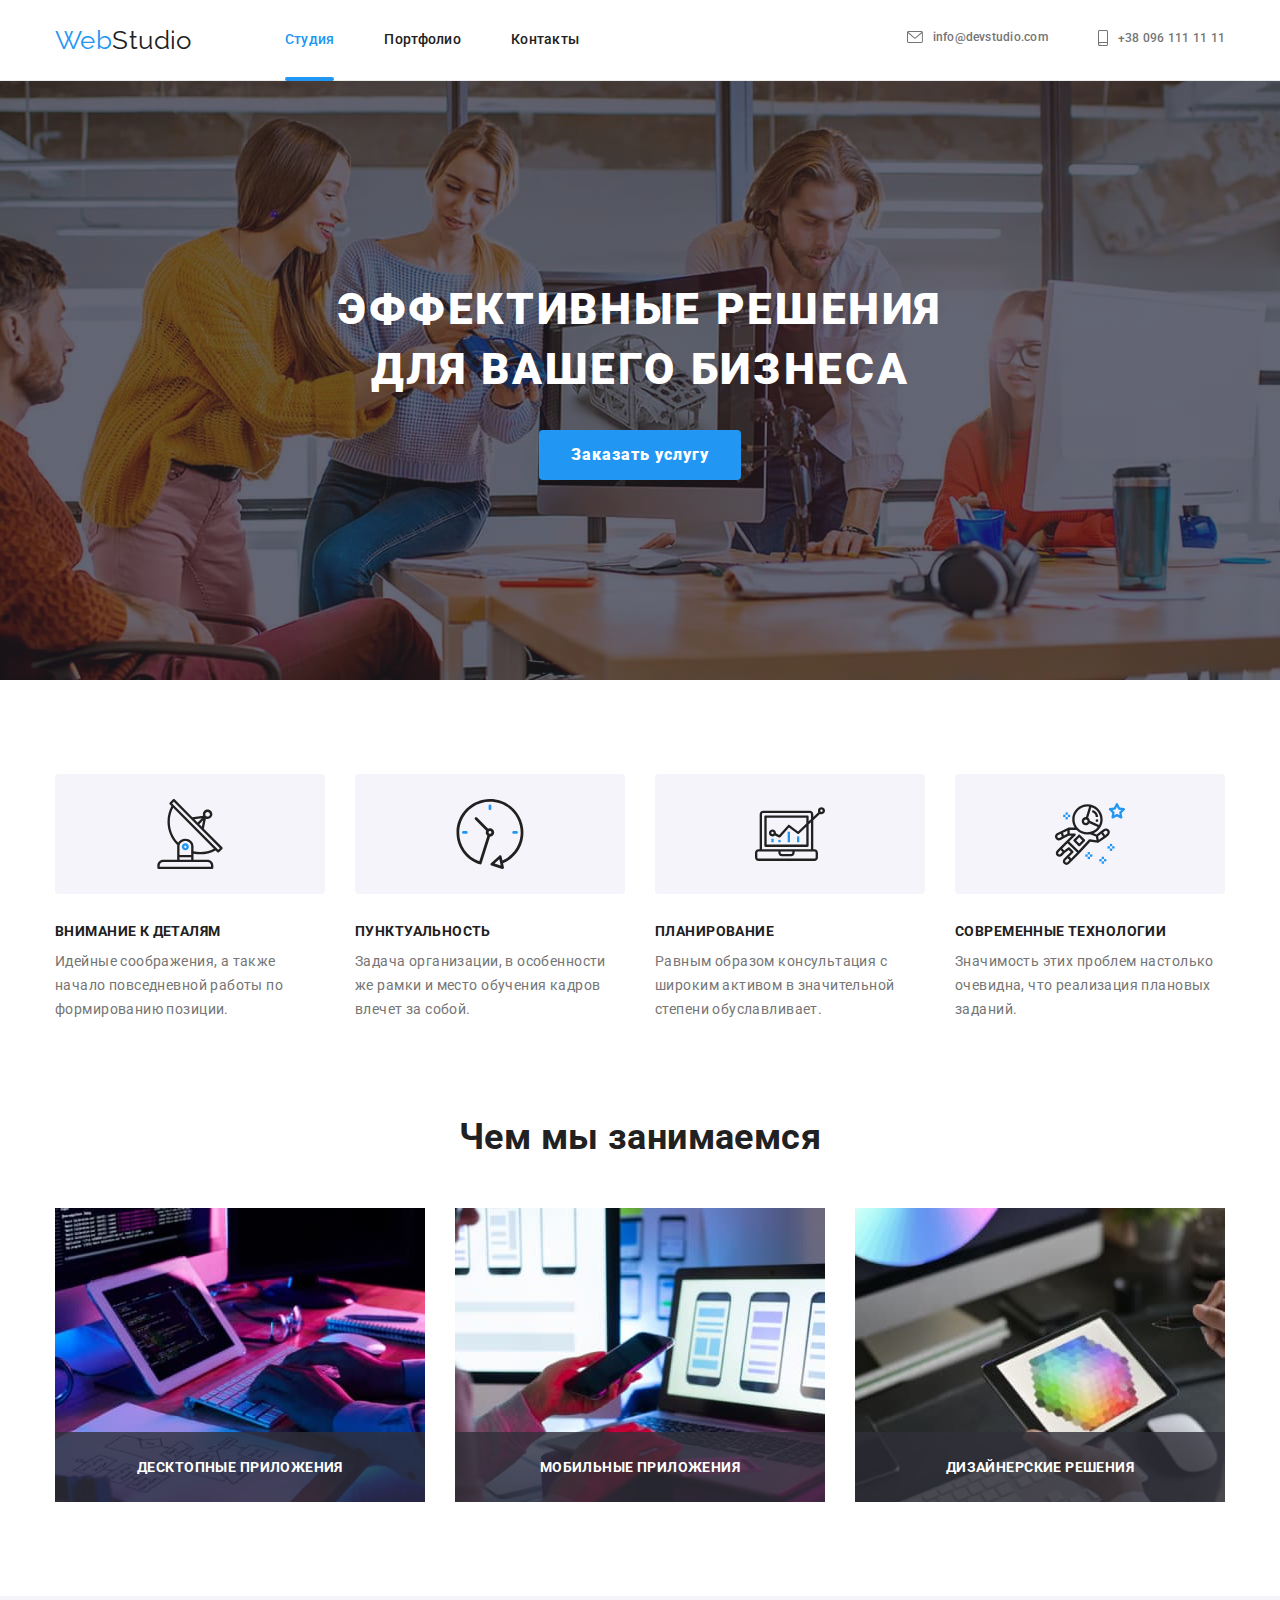
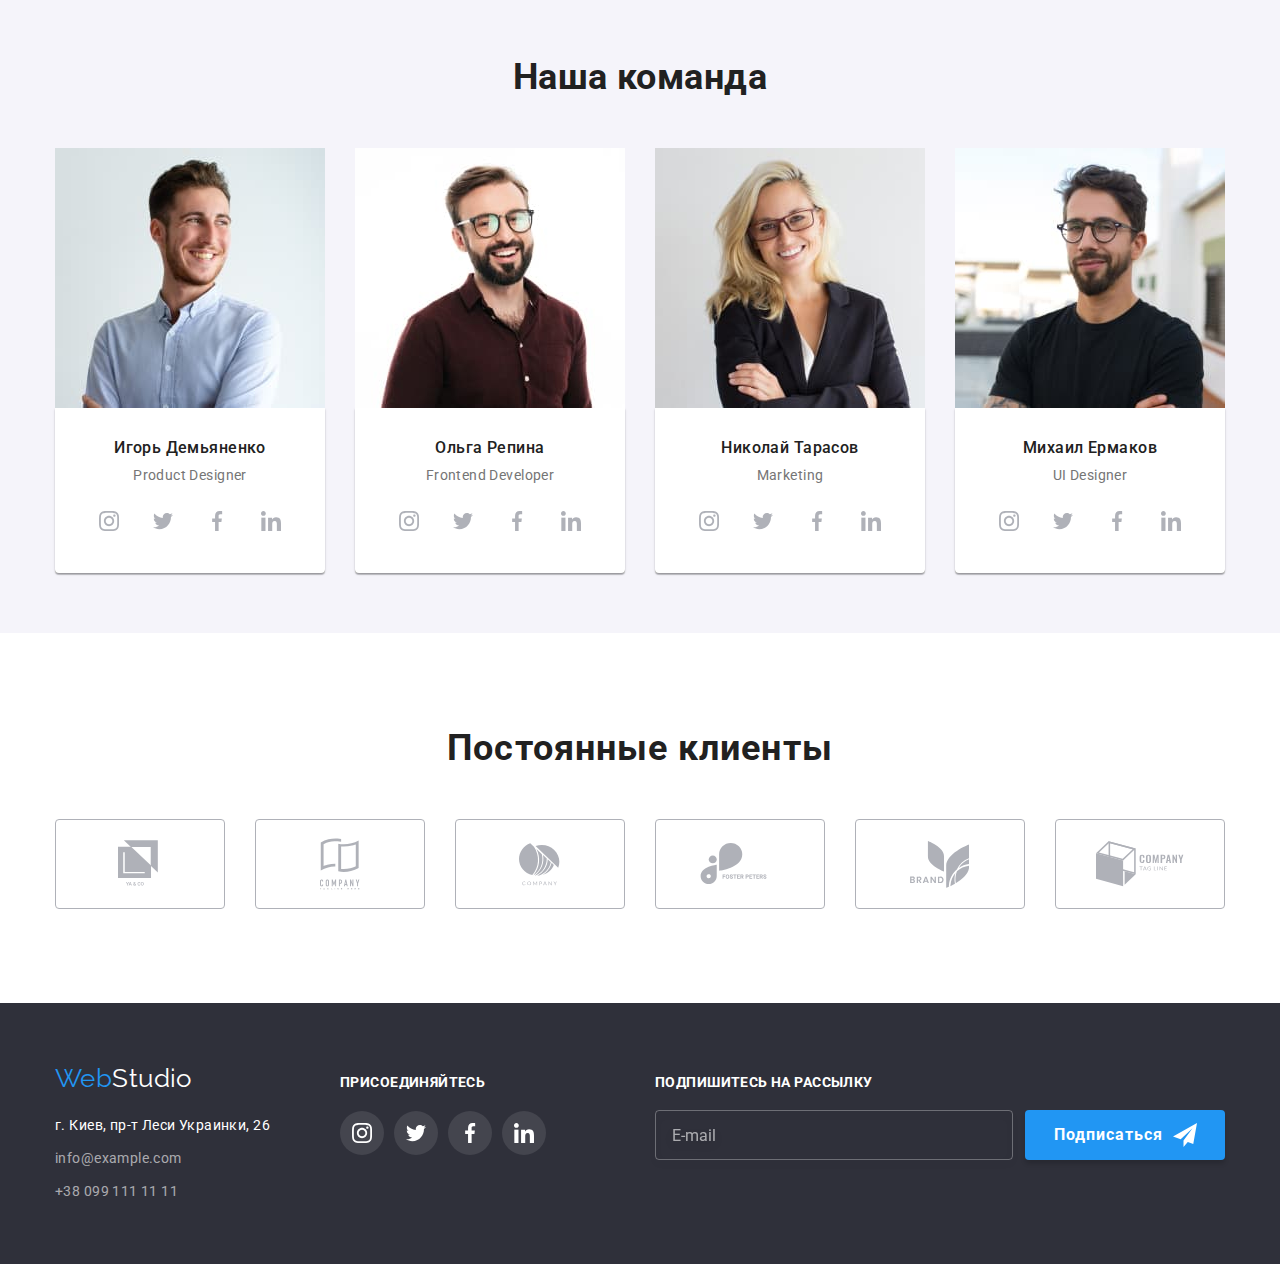
<file: index.html>
<!DOCTYPE html>
<html lang="ru">
<head>
    <meta charset="UTF-8">
    <meta http-equiv="X-UA-Compatible" content="IE=edge">
    <meta name="viewport" content="width=device-width, initial-scale=1.0">
    <title lang="en">WebStudio</title>
    <link rel="preconnect" href="https://fonts.gstatic.com">
    <link href="https://fonts.googleapis.com/css2?family=Raleway:wght@700&family=Roboto:wght@400;500;700;900&display=swap"
        rel="stylesheet">
    <link rel="stylesheet" href="https://cdnjs.cloudflare.com/ajax/libs/modern-normalize/1.0.0/modern-normalize.css">
    <link rel="stylesheet" href="./css/main.min.css">
</head>
<body>

    <header class="header">
        <div class="container header__envelope">
            <a href="./index.html" class="logo">Web<span class="logo logo--color">Studio</span></a>
            <nav class="nav">
                <ul class="list nav__list">
                    <li class="nav__item"><a href="./index.html" class="nav__link nav__link--current">Студия</a></li>
                    <li class="nav__item"><a href="./portfolio.html" class="nav__link">Портфолио</a></li>
                    <li class="nav__item"><a href="" class="nav__link">Контакты</a></li>
                </ul>
            </nav>
            
            <ul class="list contacts contacts__list">
                <li class="contacts__item">
                    <a href="mailto:info@devstudio.com" class="contacts__link">
                        <svg class="contacts__icon--mail" width="14" height="10">
                            <use href="./images/svg/icons.svg#icon-envelope"></use>
                        </svg>
                        info@devstudio.com</a>
                </li>
                <li class="contacts__item">
                    <a href="tel:+380961111111" class="contacts__link">
                        <svg class="contacts__icon--phone" width="10" height="14">
                            <use href="./images/svg/icons.svg#icon-smartphone"></use>
                        </svg>
                        +38 096 111 11 11</a>
                </li>
            </ul>

            <button class="menu menu__btn" aria-label="Кнопка меню"
          data-menu-button>
                <svg class="menu__btn-icon" width="19" height="19">
                    <use class="menu__icon-menu" href="./images/svg/icons.svg#icon-menu"></use>
                    <use class="menu__icon-cross" href="./images/svg/icons.svg#icon-cross"></use>
                </svg>
            </button>
            <div class="mobile-menu" data-menu>
                <ul class="list mobile-menu__list">
                    <li class="mobile-menu__item">
                        <a href="./index.html" class="mobile-menu__link mobile-menu__link">Студия</a>
                    </li>
                    <li class="mobile-menu__item">
                        <a href="./portfolio.html" class="mobile-menu__link">Портфолио</a>
                    </li>
                    <li class="mobile-menu__item">
                        <a href="" class="mobile-menu__link">Контакты</a>
                    </li>
                </ul>
            
                <ul class="list mobile-menu__contacts-list">
                    <li class="mobile-menu__contacts-item">
                        <a href="tel:+380961111111" class="mobile-menu__tel">
                            +38 096 111 11 11</a>
                    </li>
                    <li class="mobile-menu__contacts-item">
                        <a href="mailto:info@devstudio.com" class="mobile-menu__mail">
                            info@devstudio.com
                        </a>
                    </li>
                </ul>
            
                <ul class="list mobile-menu__socials-list">
                    <li class="mobile-menu__social-item">
                        <a href="http://instagram.com" class="mobile-menu__social-link">Instagram</a>
                    </li>
                    <li class="mobile-menu__social-item">
                        <a href="http://twitter.com" class="mobile-menu__social-link">Twitter</a>
                    </li>
                    <li class="mobile-menu__social-item">
                        <a href="http://facebook.com" class="mobile-menu__social-link">Facebook</a>
                    </li>
                    <li class="mobile-menu__social-item">
                        <a href="http://linkedin.com" class="mobile-menu__social-link">LinkedIn</a>
                    </li>
                </ul>
            
            </div>
        </div>
    </header>

                

    <main>
        
        <section class="section baner">
            <div class="container">
                <h1 class="baner__title">Эффективные решения
                    <br> для вашего бизнеса</h1>
                <button type="button" class="baner__button" data-modal-open>Заказать услугу</button>
            </div>
        </section>
        
        <section class="features  section">
            <div class="container">
                <h2 class="hidden">Особенности</h2>
                <ul class="list features__list">
                    <li class="features__item">
                        <div class="features__tumb">
                        <svg class="features__icon" width="70" height="70">
                            <use href="./images/svg/icons.svg#icon-antenna"></use>
                        </svg>
                        </div>
                        <h3 class="features__title">Внимание к деталям</h3>
                        <p class="features__text">Идейные соображения, а также начало повседневной работы по формированию позиции.</p>
                    </li>
                    <li class="features__item">
                        <div class="features__tumb">
                        <svg class="features__icon" width="70" height="70">
                            <use href="./images/svg/icons.svg#icon-clock"></use>
                        </svg>
                        </div>
                        <h3 class="features__title">Пунктуальность</h3>
                        <p class="features__text">Задача организации, в особенности же рамки и место обучения кадров влечет за собой.</p>
                    </li>
                    <li class="features__item">
                        <div class="features__tumb">
                        <svg class="features__icon" width="70" height="70">
                            <use href="./images/svg/icons.svg#icon-diagram"></use>
                        </svg>
                        </div>
                        <h3 class="features__title">Планирование</h3>
                        <p class="features__text">Равным образом консультация с широким активом в значительной степени обуславливает.</p>
                    </li>
                    <li class="features__item">
                        <div class="features__tumb">
                        <svg class="features__icon" width="70" height="70">
                            <use href="./images/svg/icons.svg#icon-astronaut"></use>
                        </svg>
                        </div>
                        <h3 class="features__title">Современные технологии</h3>
                        <p class="features__text">Значимость этих проблем настолько очевидна, что реализация плановых заданий.</p>
                    </li>
                </ul>
            </div>
        </section>
        
        <section class="works  section">
            <div class="container">
                <h2 class="works__title">Чем мы занимаемся</h2>
                <ul class="list works__list">
                    <li class="works__item">
                        <div class="works__thumb">
                            <img srcset="./images/new-img/works/img1.jpg 1x, ./images/new-img/works/img1@2x.jpg 2x" src="./images/new-img/works/img1.jpg" alt="программист работает за столом в офисе" width="370" />
                            <div class="works__overlay">
                                <p>Десктопные приложения</p>
                            </div>
                        </div>
                    </li>
                    
                    <li class="works__item">
                        <div class="works__thumb">
                            <img srcset="./images/new-img/works/img2.jpg 1x, ./images/new-img/works/img2@2x.jpg 2x" src="./images/new-img/works/img2.jpg" alt="команда разработчиков работает над интерфейсом мобильных телефонов" width="370" />
                            <div class="works__overlay">
                                <p>Мобильные приложения</p>
                            </div>
                        </div>
                    </li>

                    <li class="works__item">
                        <div class="works__thumb">
                            <img srcset="./images/new-img/works/img3.jpg 1x, ./images/new-img/works/img3@2x.jpg 2x" src="./images/new-img/works/img3.jpg" alt="креативный художник веб-дизайна с рабочим графическим планшетом для выбора цвета" width="370" />
                            <div class="works__overlay">
                                <p>Дизайнерские решения</p>
                            </div>
                        </div>
                    </li>
                </ul>
            </div>
        </section>
        
        <section class="team  section">
            <div class="container">
                <h2 class="team__title">Наша команда</h2>
                <ul class="list team__list">
                    <li class="team__item">

                        <article class="team-card">
                            <div class="team-card__thumb">
                                <picture>
                                    <source media="(min-width: 1200px)" srcset="./images/new-img/team/img1.jpg 1x, ./images/new-img/team/img1@2x.jpg 2x"/>
                                    <source media="(min-width: 768px)" srcset="./images/new-img/team/tablet/img1.jpg 1x, ./images/new-img/team/tablet/img1@2x.jpg 2x"/>
                                    <img srcset="./images/new-img/team/mobile/img1.jpg 1x, ./images/new-img/team/mobile/img1@2x.jpg 2x" src="./images/new-img/team/mobile/img1.jpg"
                                    alt="Фото Игоря Демьяненко"/>
                                </picture>
                            </div>
                            
                            <div class="team-card__content">
                                <h3 class="team-card__name">Игорь Демьяненко</h3>
                                <p class="team-card__profecion" lang="en">Product Designer</p>
                            <ul class="list social social__list">
                                <li class="social__item">
                                    <a href="" class="social__link" target="_blank" rel="noopener noreferrer">
                                        <svg class="social__icon">
                                            <use href="./images/svg/icons.svg#icon-instagram"></use>
                                        </svg>
                                    </a>
                                </li>

                                <li class="social__item">
                                    <a href="" class="social__link" target="_blank" rel="noopener noreferrer">
                                        <svg class="social__icon">
                                            <use href="./images/svg/icons.svg#icon-twitter"></use>
                                        </svg>
                                    </a>
                                </li>

                                <li class="social__item">
                                    <a href="" class="social__link" target="_blank" rel="noopener noreferrer">
                                        <svg class="social__icon">
                                            <use href="./images/svg/icons.svg#icon-facebook"></use>
                                        </svg>
                                    </a>
                                </li>

                                <li class="social__item">
                                    <a href="" class="social__link" target="_blank" rel="noopener noreferrer">
                                        <svg class="social__icon">
                                            <use href="./images/svg/icons.svg#icon-linkedin"></use>
                                        </svg>
                                    </a>
                                </li>
                            </ul>
                            </div>
                        </article>
                    </li>

                    <li class="team__item">
                        <article class="team-card">
                            <div class="team-card__thumb">
                                <picture>
                                    <source media="(min-width: 1200px)" srcset="./images/new-img/team/img2.jpg 1x, ./images/new-img/team/img2@2x.jpg 2x"/>
                                    <source media="(min-width: 768px)" srcset="./images/new-img/team/tablet/img2.jpg 1x, ./images/new-img/team/tablet/img2@2x.jpg 2x"/>
                                    <img srcset="./images/new-img/team/mobile/img2.jpg 1x, ./images/new-img/team/mobile/img2@2x.jpg 2x" src="./images/new-img/team/mobile/img2.jpg"
                                    alt="Фото Ольги Репиной"/>
                                </picture>
                            </div>
                            
                            <div class="team-card__content">
                                <h3 class="team-card__name">Ольга Репина</h3>
                                <p class="team-card__profecion" lang="en">Frontend Developer</p>
                            <ul class="list social social__list">
                                <li class="social__item">
                                    <a href="" class="social__link" target="_blank" rel="noopener noreferrer">
                                        <svg class="social__icon">
                                            <use href="./images/svg/icons.svg#icon-instagram"></use>
                                        </svg>
                                    </a>
                                </li>

                                <li class="social__item">
                                    <a href="" class="social__link" target="_blank" rel="noopener noreferrer">
                                        <svg class="social__icon">
                                            <use href="./images/svg/icons.svg#icon-twitter"></use>
                                        </svg>
                                    </a>
                                </li>

                                <li class="social__item">
                                    <a href="" class="social__link" target="_blank" rel="noopener noreferrer">
                                        <svg class="social__icon">
                                            <use href="./images/svg/icons.svg#icon-facebook"></use>
                                        </svg>
                                    </a>
                                </li>

                                <li class="social__item">
                                    <a href="" class="social__link" target="_blank" rel="noopener noreferrer">
                                        <svg class="social__icon">
                                            <use href="./images/svg/icons.svg#icon-linkedin"></use>
                                        </svg>
                                    </a>
                                </li>
                            </ul>
                            </div>
                        </article>
                    </li>

                    <li class="team__item">
                        <article class="team-card">
                            <div class="team-card__thumb">
                                <picture>
                                    <source media="(min-width: 1200px)" srcset="./images/new-img/team/img3.jpg 1x, ./images/new-img/team/img3@2x.jpg 2x"/>
                                    <source media="(min-width: 768px)" srcset="./images/new-img/team/tablet/img3.jpg 1x, ./images/new-img/team/tablet/img3@2x.jpg 2x"/>
                                    <img srcset="./images/new-img/team/mobile/img3.jpg 1x, ./images/new-img/team/mobile/img3@2x.jpg 2x" src="./images/new-img/team/mobile/img3.jpg"
                                    alt="Фото Николая Тарасова"/>
                                </picture>
                            </div>
                            
                            <div class="team-card__content">
                                <h3 class="team-card__name">Николай Тарасов</h3>
                                <p class="team-card__profecion" lang="en">Marketing</p>
                            <ul class="list social social__list">
                                <li class="social__item">
                                    <a href="" class="social__link" target="_blank" rel="noopener noreferrer">
                                        <svg class="social__icon">
                                            <use href="./images/svg/icons.svg#icon-instagram"></use>
                                        </svg>
                                    </a>
                                </li>

                                <li class="social__item">
                                    <a href="" class="social__link" target="_blank" rel="noopener noreferrer">
                                        <svg class="social__icon">
                                            <use href="./images/svg/icons.svg#icon-twitter"></use>
                                        </svg>
                                    </a>
                                </li>

                                <li class="social__item">
                                    <a href="" class="social__link" target="_blank" rel="noopener noreferrer">
                                        <svg class="social__icon">
                                            <use href="./images/svg/icons.svg#icon-facebook"></use>
                                        </svg>
                                    </a>
                                </li>

                                <li class="social__item">
                                    <a href="" class="social__link" target="_blank" rel="noopener noreferrer">
                                        <svg class="social__icon">
                                            <use href="./images/svg/icons.svg#icon-linkedin"></use>
                                        </svg>
                                    </a>
                                </li>
                            </ul>
                            </div>
                        </article>
                    </li>

                    <li class="team__item">
                        <article class="team-card">
                            <div class="team-card__thumb">
                                <picture>
                                    <source media="(min-width: 1200px)" srcset="./images/new-img/team/img4.jpg 1x, ./images/new-img/team/img4@2x.jpg 2x"/>
                                    <source media="(min-width: 768px)" srcset="./images/new-img/team/tablet/img4.jpg 1x, ./images/new-img/team/tablet/img4@2x.jpg 2x"/>
                                    <img srcset="./images/new-img/team/mobile/img4.jpg 1x, ./images/new-img/team/mobile/img4@2x.jpg 2x" src="./images/new-img/team/mobile/img4.jpg"
                                    alt="Фото Михаила Ермакова"/>
                                </picture>
                            </div>
                            
                            <div class="team-card__content">
                                <h3 class="team-card__name">Михаил Ермаков</h3>
                                <p class="team-card__profecion" lang="en">UI Designer</p>
                            <ul class="list social social__list">
                                <li class="social__item">
                                    <a href="" class="social__link" target="_blank" rel="noopener noreferrer">
                                        <svg class="social__icon">
                                            <use href="./images/svg/icons.svg#icon-instagram"></use>
                                        </svg>
                                    </a>
                                </li>

                                <li class="social__item">
                                    <a href="" class="social__link" target="_blank" rel="noopener noreferrer">
                                        <svg class="social__icon">
                                            <use href="./images/svg/icons.svg#icon-twitter"></use>
                                        </svg>
                                    </a>
                                </li>

                                <li class="social__item">
                                    <a href="" class="social__link" target="_blank" rel="noopener noreferrer">
                                        <svg class="social__icon">
                                            <use href="./images/svg/icons.svg#icon-facebook"></use>
                                        </svg>
                                    </a>
                                </li>

                                <li class="social__item">
                                    <a href="" class="social__link" target="_blank" rel="noopener noreferrer">
                                        <svg class="social__icon">
                                            <use href="./images/svg/icons.svg#icon-linkedin"></use>
                                        </svg>
                                    </a>
                                </li>
                            </ul>
                            </div>
                        </article>
                    </li>
                </ul>
            </div>
        </section>

        <section class="clients section">
            <div class="container">
                <h2 class="clients__title">Постоянные клиенты</h2>
                <ul class="list clients__list">
                    <li class="clients__item">
                        <a href="" class="clients__link">
                        <svg  class="
                        " width="44" height="49">
                            <use href="./images/svg/icons.svg#icon-logo-1"></use>
                        </svg>
                        </a>
                    </li>
                    <li class="clients__item">
                        <a href="" class="clients__link">
                        <svg  class="" width="40" height="52">
                            <use href="./images/svg/icons.svg#icon-logo-2"></use>
                        </svg>
                        </a>
                    </li>
                    <li class="clients__item">
                        <a href="" class="clients__link">
                        <svg  class="" width="41" height="43">
                            <use href="./images/svg/icons.svg#icon-logo-3"></use>
                        </svg>
                        </a>
                    </li>
                    <li class="clients__item">
                        <a href="" class="clients__link">
                        <svg  class="" width="80" height="42">
                            <use href="./images/svg/icons.svg#icon-logo-4"></use>
                        </svg>
                        </a>
                    </li>
                    <li class="clients__item">
                        <a href="" class="clients__link">
                        <svg  class="" width="59" height="47">
                            <use href="./images/svg/icons.svg#icon-logo-5"></use>
                        </svg>
                        </a>
                    </li>
                    <li class="clients__item">
                        <a href="" class="clients__link">
                        <svg  class="" width="88" height="46">
                            <use href="./images/svg/icons.svg#icon-logo-6"></use>
                        </svg>
                        </a>
                    </li>
                </ul>
            </div>
        </section>

    </main>
    
    <footer class="footer">
        <div class="container footer__envelope">
            <div class="footer__box">
                <a href="./index.html" class="footer__logo">Web<span class="footer__logo footer__logo--color">Studio</span></a>
                <address class="address">
                    <ul class="list address__list">
                        <li class="address__item">
                            <a href="https://goo.gl/maps/QPnTebf9rSp8Pme26" class="address__map" target="_blank" rel="noopener noreferrer">г. Киев, пр-т Леси Украинки, 26</a>
                        </li>
                        <li class="address__item">
                            <a href="mailto:info@example.com" class="address__link">info@example.com</a>
                        </li>
                        <li class="address__item">
                            <a href="tel:+380991111111" class="address__link">+38 099 111 11 11</a>
                        </li>
                        
                    </ul>
                </address>
            </div>
            <div class="folow social">
                <h3 class="folow__title">присоединяйтесь</h3>
                <ul class="list social__list">
                    <li class="social__item">
                        <a href="" class="social__link-footer" target="_blank" rel="noopener noreferrer">
                            <svg class="social__icon-footer">
                                <use href="./images/svg/icons.svg#icon-instagram"></use>
                            </svg>
                        </a>
                    </li>
                
                    <li class="social__item">
                        <a href="" class="social__link-footer" target="_blank" rel="noopener noreferrer">
                            <svg class="social__icon-footer">
                                <use href="./images/svg/icons.svg#icon-twitter"></use>
                            </svg>
                        </a>
                    </li>
                
                    <li class="social__item">
                        <a href="#" class="social__link-footer" target="_blank" rel="noopener noreferrer">
                            <svg class="social__icon-footer">
                                <use href="./images/svg/icons.svg#icon-facebook"></use>
                            </svg>
                        </a>
                    </li>
                
                    <li class="social__item">
                        <a href="" class="social__link-footer" target="_blank" rel="noopener noreferrer">
                            <svg class="social__icon-footer">
                                <use href="./images/svg/icons.svg#icon-linkedin"></use>
                            </svg>
                        </a>
                    </li>
                </ul>
            </div>

            <div class="subscribe">
                <h3 class="subscribe__title">Подпишитесь на рассылку</h3>
                    <div class="subscribe__form">
                        <label for="subscribe-email" class="subscribe__label"></label>
                        <input type="email" name="telegramm" placeholder="E-mail" class="subscribe__input" id="subscribe-email" autocomplete="email"/>

                        <button type="submit" class="subscribe__button">Подписаться
                            <svg class="subscribe__icon" width="24px" height="24px">
                                <use href="./images/svg/icons.svg#icon-telegramm"></use>
                            </svg>
                        </button>
                    </div>
             </div>
        </div>
    </footer>

    
    <div class="backdrop is-hidden" data-modal>
        <div class="modal">
            <button class="modal__button-close" data-modal-close>
                <svg class="modal__icon-close" width="18px" height="18px">
                    <use href="./images/svg/icons.svg#modal-close"></use>
                </svg>
            </button>
               
                <div class="modal__container">
                    <b class="modal__title">Оставьте свои данные, мы вам перезвоним</b>
                    <form class="form">
                
                        <div class="form__item">
                            <label for="user-name" class="form__label">Имя</label>
                            <input type="text" id="user-name" name="name" class="form__input" autocomplete="name">
                            <svg class="form__icon" width="18px" height="18px">
                                <use href="./images/svg/icons.svg#icon-name-user-form"></use>
                            </svg>
                        </div>
                
                        <div class="form__item">
                            <label for="user-tel" class="form__label">Телефон</label>
                            <input type="tel" id="user-tel" name="phone" class="form__input" autocomplete="tel">
                            <svg class="form__icon" width="18px" height="18px">
                                <use href="./images/svg/icons.svg#icon-tel-form"></use>
                            </svg>
                        </div>
                
                        <div class="form__item">
                            <label for="user-email" class="form__label">Почта</label>
                            <input type="email" id="user-email" name="mail" class="form__input" autocomplete="email">
                            <svg class="form__icon" width="18px" height="18px">
                                <use href="./images/svg/icons.svg#icon-email-form"></use>
                            </svg>
                        </div>
                
                        <div class="form__item">
                            <label for="user-comment" class="form__label">Комментарий</label>
                            <textarea placeholder="Введите текст" id="user-comment" name="comment"
                                class="form__input-comment"></textarea>
                        </div>
                
                        <label class="chek check__label" for="check">
                            <input class="check__input hidden" type="checkbox" id="check" name="check" required />
                            <span class="check__thumb">
                                <svg class="check__icon" width="16px" height="15px">
                                    <use href="./images/svg/icons.svg#icon-checkbox"></use>
                                </svg>
                            </span>
                            <p class="check__policy">Соглашаюсь с рассылкой и принимаю
                                <a class="check__policy-link" href="">Условия договора</a>
                            </p>
                        </label>
                
                        <button class="submit-btn" type="submit">Отправить</button>
                
                    </form>
                </div>
        </div>
        
    </div>

    

    

    <script src="./js/modal.js"></script>
    <script src="./js/mobile-meny.js"></script>
    
</body>
</html>
</file>
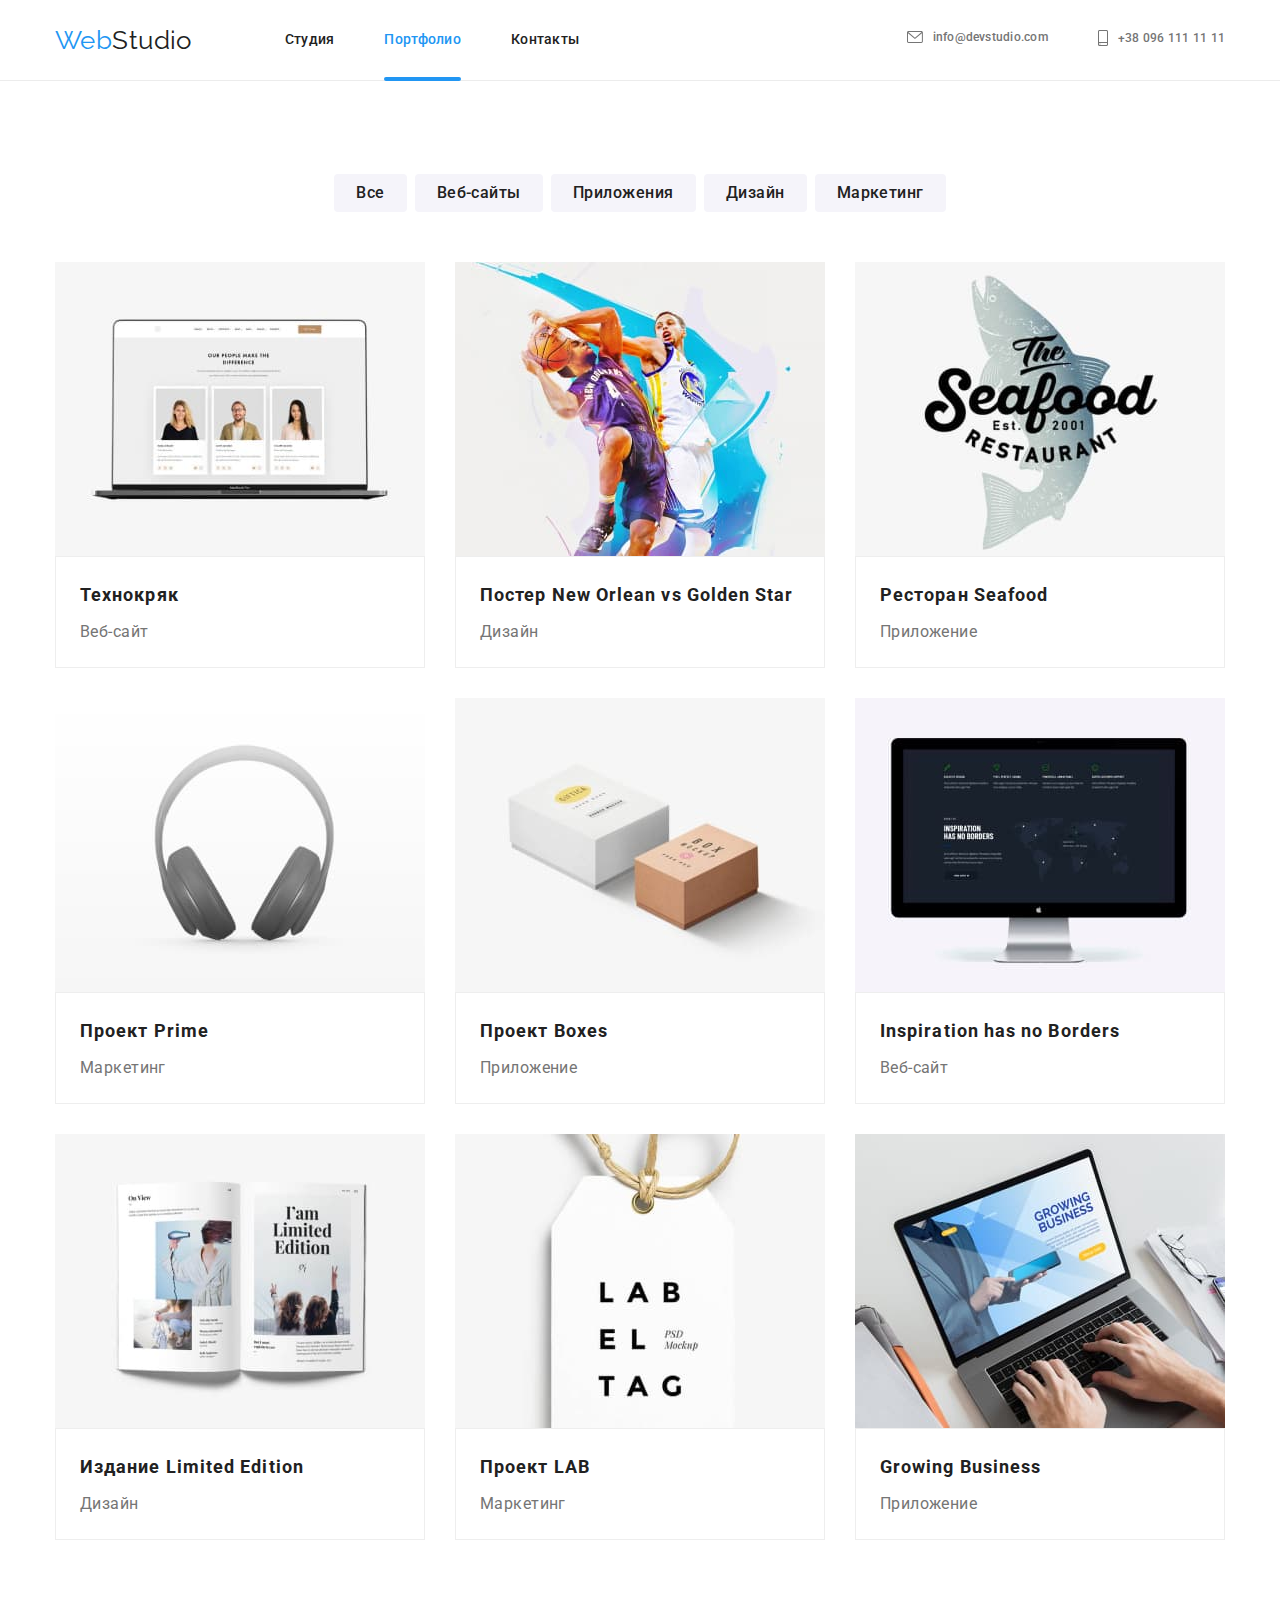
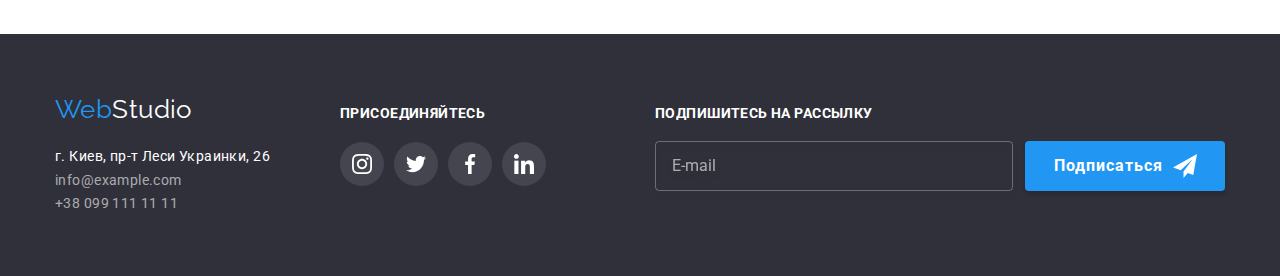
<file: portfolio.html>
<!DOCTYPE html>
<html lang="ru">
<head>
    <meta charset="UTF-8">
    <meta http-equiv="X-UA-Compatible" content="IE=edge">
    <meta name="viewport" content="width=device-width, initial-scale=1.0">
    <title lang="en">Portfolio</title>
    <link rel="preconnect" href="https://fonts.gstatic.com">
    <link href="https://fonts.googleapis.com/css2?family=Raleway:wght@700&family=Roboto:wght@400;500;700;900&display=swap"
        rel="stylesheet">
    <link rel="stylesheet" href="https://cdnjs.cloudflare.com/ajax/libs/modern-normalize/1.0.0/modern-normalize.css">
    <link rel="stylesheet" href="./css/portfolio.min.css">
</head>
<body>
   
    <header class="header">
        <div class="container header__envelope">
            <a href="./index.html" class="logo">Web<span class="logo logo--color">Studio</span></a>
            <nav class="nav">
                <ul class="list nav__list">
                    <li class="nav__item"><a href="./index.html" class="nav__link">Студия</a></li>
                    <li class="nav__item"><a href="./portfolio.html" class="nav__link nav__link--current">Портфолио</a></li>
                    <li class="nav__item"><a href="" class="nav__link">Контакты</a></li>
                </ul>
            </nav>
            
            
            <ul class="list contacts contacts__list">
                <li class="contacts__item">
                    <a href="mailto:info@devstudio.com" class="contacts__link">
                        <svg class="contacts__icon--mail" width="14" height="10">
                            <use href="./images/svg/icons.svg#icon-envelope"></use>
                        </svg>
                        info@devstudio.com</a>
                </li>
                <li class="contacts__item">
                    <a href="tel:+380961111111" class="contacts__link">
                        <svg class="contacts__icon--phone" width="10" height="14">
                            <use href="./images/svg/icons.svg#icon-smartphone"></use>
                        </svg>
                        +38 096 111 11 11</a>
                </li>
            </ul>
        

            <button class="menu menu__btn" aria-label="Кнопка меню" data-menu-button>
                <svg class="menu__btn-icon" width="19" height="19">
                    <use class="menu__icon-menu" href="./images/svg/icons.svg#icon-menu"></use>
                    <use class="menu__icon-cross" href="./images/svg/icons.svg#icon-cross"></use>
                </svg>
            </button>
            
            <div class="mobile-menu" data-menu>
                <ul class="list mobile-menu__list">
                    <li class="mobile-menu__item">
                        <a href="./index.html" class="mobile-menu__link mobile-menu__link">Студия</a>
                    </li>
                    <li class="mobile-menu__item">
                        <a href="./portfolio.html" class="mobile-menu__link">Портфолио</a>
                    </li>
                    <li class="mobile-menu__item">
                        <a href="" class="mobile-menu__link">Контакты</a>
                    </li>
                </ul>
            
                <ul class="list mobile-menu__contacts-list">
                    <li class="mobile-menu__contacts-item">
                        <a href="tel:+380961111111" class="mobile-menu__tel">
                            +38 096 111 11 11</a>
                    </li>
                    <li class="mobile-menu__contacts-item">
                        <a href="mailto:info@devstudio.com" class="mobile-menu__mail">
                            info@devstudio.com
                        </a>
                    </li>
                </ul>
            
                <ul class="list mobile-menu__socials-list">
                    <li class="mobile-menu__social-item">
                        <a href="" class="mobile-menu__social-link">Instagram</a>
                    </li>
                    <li class="mobile-menu__social-item">
                        <a href="" class="mobile-menu__social-link">Twitter</a>
                    </li>
                    <li class="mobile-menu__social-item">
                        <a href="" class="mobile-menu__social-link">Facebook</a>
                    </li>
                    <li class="mobile-menu__social-item">
                        <a href="" class="mobile-menu__social-link">LinkedIn</a>
                    </li>
                </ul>
            
            </div>
        </div>
    </header>

    <main>
        <section class="section">
            <div class="container">
            <h1 class="hidden">Фильтры</h1>
            
            
            <ul class="list filter filter__list">
                <li class="filter__item">
                    <button type="button" class="filter__button">Все</button>
                </li>

                <li class="filter__item">
                    <button type="button" class="filter__button">Веб-сайты</button>
                </li>

                <li class="filter__item">
                    <button type="button" class="filter__button">Приложения</button>
                </li>

                <li class="filter__item">
                    <button type="button" class="filter__button">Дизайн</button>
                </li>

                <li class="filter__item">
                    <button type="button" class="filter__button">Маркетинг</button>
                </li>
            </ul>
            
            
            <h2 class="hidden">Проекты</h2>
            <ul class="list projects projects__list">
            <li class="projects__item">
                <a href="" class="projects__link">
                    <article class="projects__card">
                        <div class="projects__thumb">
                            <picture>
                                <source media="(min-width: 1200px)"
                                    srcset="./images/new-img/portfolio/img1.jpg 1x, ./images/new-img/portfolio/img1@2x.jpg 2x"/>
                                <source media="(min-width: 768px)"
                                    srcset="./images/new-img/portfolio/tablet/img1.jpg 1x, ./images/new-img/portfolio/tablet/img1@2x.jpg 2x"/>
                                <img srcset="./images/new-img/portfolio/mobile/img1.jpg 1x, ./images/new-img/portfolio/mobile/img1@2x.jpg 2x"
                                    src="./images/new-img/portfolio/mobile/img1.jpg" alt="Обложка Проэкта"/>
                            </picture>
                            <div class="projects__overlay">
                                <p>Технокряк это современная площадка распространения коронавируса. Компании используют эту платформу для цифрового
                                    шпионажа и атак на защищённые сервера конкурентов.</p>
                            </div>
                        </div>
                        <div class="projects__content">
                            <h3 class="projects__title">Технокряк</h3>
                            <p class="projects__text">Веб-сайт</p>
                        </div>
                    </article>
                </a>
            </li>

            <li class="projects__item">
                <a href="" class="projects__link">
                    <article class="projects__card">
                        <div class="projects__thumb">
                            <picture>
                                <source media="(min-width: 1200px)"
                                    srcset="./images/new-img/portfolio/img2.jpg 1x, ./images/new-img/portfolio/img2@2x.jpg 2x"/>
                                <source media="(min-width: 768px)"
                                    srcset="./images/new-img/portfolio/tablet/img2.jpg 1x, ./images/new-img/portfolio/tablet/img2@2x.jpg 2x"/>
                                <img srcset="./images/new-img/portfolio/mobile/img2.jpg 1x, ./images/new-img/portfolio/mobile/img2@2x.jpg 2x"
                                    src="./images/new-img/portfolio/mobile/img2.jpg" alt="Обложка Проэкта"/>
                            </picture>
                            <div class="projects__overlay">
                                <p>Технокряк это современная площадка распространения коронавируса. Компании используют эту платформу для цифрового
                                    шпионажа и атак на защищённые сервера конкурентов.</p>
                            </div>
                        </div>
                        <div class="projects__content">
                            <h3 class="projects__title">Постер New Orlean vs Golden Star</h3>
                            <p class="projects__text">Дизайн</p>
                        </div>
                    </article>
                </a>
            </li>

            <li class="projects__item">
                <a href="" class="projects__link">
                    <article class="projects__card">
                        <div class="projects__thumb">
                            <picture>
                                <source media="(min-width: 1200px)"
                                    srcset="./images/new-img/portfolio/img3.jpg 1x, ./images/new-img/portfolio/img3@2x.jpg 2x"/>
                                <source media="(min-width: 768px)"
                                    srcset="./images/new-img/portfolio/tablet/img3.jpg 1x, ./images/new-img/portfolio/tablet/img3@2x.jpg 2x"/>
                                <img srcset="./images/new-img/portfolio/mobile/img3.jpg 1x, ./images/new-img/portfolio/mobile/img3@2x.jpg 2x"
                                    src="./images/new-img/portfolio/mobile/img3.jpg" alt="Обложка Проэкта" />
                            </picture>
                            <div class="projects__overlay">
                                <p>Технокряк это современная площадка распространения коронавируса. Компании используют эту платформу для цифрового
                                    шпионажа и атак на защищённые сервера конкурентов.</p>
                            </div>
                        </div>
                        <div class="projects__content">
                            <h3 class="projects__title">Ресторан Seafood</h3>
                            <p class="projects__text">Приложение</p>
                        </div>
                    </article>
                </a>
            </li>

            <li class="projects__item">
                <a href="" class="projects__link">
                    <article class="projects__card">
                        <div class="projects__thumb">
                            <picture>
                                <source media="(min-width: 1200px)"
                                    srcset="./images/new-img/portfolio/img4.jpg 1x, ./images/new-img/portfolio/img4@2x.jpg 2x"/>
                                <source media="(min-width: 768px)"
                                    srcset="./images/new-img/portfolio/tablet/img4.jpg 1x, ./images/new-img/portfolio/tablet/img4@2x.jpg 2x"/>
                                <img srcset="./images/new-img/portfolio/mobile/img4.jpg 1x, ./images/new-img/portfolio/mobile/img4@2x.jpg 2x"
                                    src="./images/new-img/portfolio/mobile/img4.jpg" alt="Обложка Проэкта"/>
                            </picture>
                            <div class="projects__overlay">
                                <p>Технокряк это современная площадка распространения коронавируса. Компании используют эту платформу для цифрового
                                    шпионажа и атак на защищённые сервера конкурентов.</p>
                            </div>
                        </div>
                        <div class="projects__content">
                            <h3 class="projects__title">Проект Prime</h3>
                            <p class="projects__text">Маркетинг</p>
                        </div>
                    </article>
                </a>
            </li>
                   
            <li class="projects__item">
                <a href="" class="projects__link">
                    <article class="projects__card">
                        <div class="projects__thumb">
                            <picture>
                                <source media="(min-width: 1200px)"
                                    srcset="./images/new-img/portfolio/img5.jpg 1x, ./images/new-img/portfolio/img5@2x.jpg 2x"/>
                                <source media="(min-width: 768px)"
                                    srcset="./images/new-img/portfolio/tablet/img5.jpg 1x, ./images/new-img/portfolio/tablet/img5@2x.jpg 2x"/>
                                <img srcset="./images/new-img/portfolio/mobile/img5.jpg 1x, ./images/new-img/portfolio/mobile/img5@2x.jpg 2x"
                                    src="./images/new-img/portfolio/mobile/img5.jpg" alt="Обложка Проэкта"/>
                            </picture>
                            <div class="projects__overlay">
                                <p>Технокряк это современная площадка распространения коронавируса. Компании используют эту платформу для цифрового
                                    шпионажа и атак на защищённые сервера конкурентов.</p>
                            </div>
                        </div>
                        <div class="projects__content">
                            <h3 class="projects__title">Проект Boxes</h3>
                            <p class="projects__text">Приложение</p>
                        </div>
                    </article>
                </a>
            </li>

            <li class="projects__item">
                <a href="" class="projects__link">
                    <article class="projects__card">
                        <div class="projects__thumb">
                            <picture>
                                <source media="(min-width: 1200px)"
                                    srcset="./images/new-img/portfolio/img6.jpg 1x, ./images/new-img/portfolio/img6@2x.jpg 2x"/>
                                <source media="(min-width: 768px)"
                                    srcset="./images/new-img/portfolio/tablet/img6.jpg 1x, ./images/new-img/portfolio/tablet/img6@2x.jpg 2x"/>
                                <img srcset="./images/new-img/portfolio/mobile/img6.jpg 1x, ./images/new-img/portfolio/mobile/img6@2x.jpg 2x"
                                    src="./images/new-img/portfolio/mobile/img6.jpg" alt="Обложка Проэкта"/>
                            </picture>
                            <div class="projects__overlay">
                                <p>Технокряк это современная площадка распространения коронавируса. Компании используют эту платформу для цифрового
                                    шпионажа и атак на защищённые сервера конкурентов.</p>
                            </div>
                        </div>
                        <div class="projects__content">
                            <h3 class="projects__title">Inspiration has no Borders</h3>
                            <p class="projects__text">Веб-сайт</p>
                        </div>
                    </article>
                </a>
            </li>

            <li class="projects__item">
                <a href="" class="projects__link">
                    <article class="projects__card">
                        <div class="projects__thumb">
                            <picture>
                                <source media="(min-width: 1200px)"
                                    srcset="./images/new-img/portfolio/img7.jpg 1x, ./images/new-img/portfolio/img7@2x.jpg 2x"/>
                                <source media="(min-width: 768px)"
                                    srcset="./images/new-img/portfolio/tablet/img7.jpg 1x, ./images/new-img/portfolio/tablet/img7@2x.jpg 2x"/>
                                <img srcset="./images/new-img/portfolio/mobile/img7.jpg 1x, ./images/new-img/portfolio/mobile/img7@2x.jpg 2x"
                                    src="./images/new-img/portfolio/mobile/img7.jpg" alt="Обложка Проэкта"/>
                            </picture>
                            <div class="projects__overlay">
                                <p>Технокряк это современная площадка распространения коронавируса. Компании используют эту платформу для цифрового
                                    шпионажа и атак на защищённые сервера конкурентов.</p>
                            </div>
                        </div>
                        <div class="projects__content">
                            <h3 class="projects__title">Издание Limited Edition</h3>
                            <p class="projects__text">Дизайн</p>
                        </div>
                    </article>
                </a>
            </li>

            <li class="projects__item">
                <a href="" class="projects__link">
                    <article class="projects__card">
                        <div class="projects__thumb">
                            <picture>
                                <source media="(min-width: 1200px)"
                                    srcset="./images/new-img/portfolio/img8.jpg 1x, ./images/new-img/portfolio/img8@2x.jpg 2x"/>
                                <source media="(min-width: 768px)"
                                    srcset="./images/new-img/portfolio/tablet/img8.jpg 1x, ./images/new-img/portfolio/tablet/img8@2x.jpg 2x"/>
                                <img srcset="./images/new-img/portfolio/mobile/img8.jpg 1x, ./images/new-img/portfolio/mobile/img8@2x.jpg 2x"
                                    src="./images/new-img/portfolio/mobile/img8.jpg" alt="Обложка Проэкта"/>
                            </picture>
                            <div class="projects__overlay">
                                <p>Технокряк это современная площадка распространения коронавируса. Компании используют эту платформу для цифрового
                                    шпионажа и атак на защищённые сервера конкурентов.</p>
                            </div>
                        </div>
                        <div class="projects__content">
                            <h3 class="projects__title">Проект LAB</h3>
                            <p class="projects__text">Маркетинг</p>
                        </div>
                    </article>
                </a>
            </li>

            <li class="projects__item">
                <a href="" class="projects__link">
                    <article class="projects__card">
                        <div class="projects__thumb">
                            <picture>
                                <source media="(min-width: 1200px)"
                                    srcset="./images/new-img/portfolio/img9.jpg 1x, ./images/new-img/portfolio/img9@2x.jpg 2x"/>
                                <source media="(min-width: 768px)"
                                    srcset="./images/new-img/portfolio/tablet/img9.jpg 1x, ./images/new-img/portfolio/tablet/img9@2x.jpg 2x"/>
                                <img srcset="./images/new-img/portfolio/mobile/img9.jpg 1x, ./images/new-img/portfolio/mobile/img9@2x.jpg 2x"
                                    src="./images/new-img/portfolio/mobile/img9.jpg" alt="Обложка Проэкта"/>
                            </picture>
                            <div class="projects__overlay">
                                <p>Технокряк это современная площадка распространения коронавируса. Компании используют эту платформу для цифрового
                                    шпионажа и атак на защищённые сервера конкурентов.</p>
                            </div>
                        </div>
                        <div class="projects__content">
                            <h3 class="projects__title">Growing Business</h3>
                            <p class="projects__text">Приложение</p>
                        </div>
                    </article>
                </a>
            </li>
            </ul>
            </div>
        </section>
    </main>

    
    
    <footer class="footer">
        <div class="container footer__envelope">
            <div class="footer__box">
                <a href="./index.html" class="footer__logo">Web<span class="footer__logo footer__logo--color">Studio</span></a>
                <address class="address">
                    <ul class="list address__list">
                        <li>
                            <a href="https://goo.gl/maps/QPnTebf9rSp8Pme26" class="address__map" target="_blank"
                                rel="noopener noreferrer">г. Киев, пр-т Леси Украинки, 26</a>
                        </li>
                        <li>
                            <a href="mailto:info@example.com" class="address__link">info@example.com</a>
                        </li>
                        <li>
                            <a href="tel:+380991111111" class="address__link">+38 099 111 11 11</a>
                        </li>
    
                    </ul>
                </address>
            </div>
            <div class="folow social">
                <h3 class="folow__title">присоединяйтесь</h3>
                <ul class="list social__list">
                    <li class="social__item">
                        <a href="" class="social__link-footer" target="_blank" rel="noopener noreferrer">
                            <svg class="social__icon-footer">
                                <use href="./images/svg/icons.svg#icon-instagram"></use>
                            </svg>
                        </a>
                    </li>
    
                    <li class="social__item">
                        <a href="#" class="social__link-footer" target="_blank" rel="noopener noreferrer">
                            <svg class="social__icon-footer">
                                <use href="./images/svg/icons.svg#icon-twitter"></use>
                            </svg>
                        </a>
                    </li>
    
                    <li class="social__item">
                        <a href="" class="social__link-footer" target="_blank" rel="noopener noreferrer">
                            <svg class="social__icon-footer">
                                <use href="./images/svg/icons.svg#icon-facebook"></use>
                            </svg>
                        </a>
                    </li>
    
                    <li class="social__item">
                        <a href="" class="social__link-footer" target="_blank" rel="noopener noreferrer">
                            <svg class="social__icon-footer">
                                <use href="./images/svg/icons.svg#icon-linkedin"></use>
                            </svg>
                        </a>
                    </li>
                </ul>
            </div>
    
            <div class="subscribe">
                <h3 class="subscribe__title">Подпишитесь на рассылку</h3>
                <div class="subscribe__form">
                    <label for="subscribe-email" class="subscribe__label"></label>
                    <input type="email" name="telegramm" placeholder="E-mail" class="subscribe__input" id="subscribe-email"
                        autocomplete="email" />
    
                    <button type="submit" class="subscribe__button">Подписаться
                        <svg class="subscribe__icon" width="24px" height="24px">
                            <use href="./images/svg/icons.svg#icon-telegramm"></use>
                        </svg>
                    </button>
                </div>
            </div>
        </div>
    </footer>

            <script src="./js/mobile-meny.js"></script>

    </body>
    
    </html>
</file>
<file: css/main.min.css>
:root{--card-set-gap: 30px;--card-shadow: 0px 2px 1px -1px rgba(0, 0, 0, 0.2),
    0px 1px 1px 0px rgba(0, 0, 0, 0.14), 0px 1px 3px 0px rgba(0, 0, 0, 0.12);--main-text-color: #757575;--title-text-color: #212121;--main-bg-color: #ffffff;--secondary-bg-color: #2f303a;--accent-color: #2196f3;--accent-btn-color: #188ce8;--for-link: #afb1b8;--time-gif: 250ms;--cubic: cubic-bezier(0.4, 0, 0.2, 1)}body{font-family:"Roboto", sans-serif;font-size:14px;letter-spacing:0.03em;padding-top:60px;background-color:var(--main-bg-color);color:var(--main-text-color)}@media screen and (min-width: 768px){body{padding-top:80px}}body.modal-open{overflow:hidden}h1,h2,h3,h4,h5,h6,p,b{margin:0}img{display:block;width:100%;height:auto}.hidden{position:absolute;width:1px;height:1px;border:0;margin:-1px;padding:0;clip:rect(0 0 0 0);overflow:hidden}.list{list-style:none;padding:0;margin:0}.section{padding-top:60px;padding-bottom:60px}@media screen and (min-width: 1200px){.section{padding-top:94px;padding-bottom:94px}}.container{width:100%;padding-left:15px;padding-right:15px}@media screen and (min-width: 480px){.container{max-width:480px;margin-left:auto;margin-right:auto}}@media screen and (min-width: 768px){.container{max-width:768px}}@media screen and (min-width: 1200px){.container{max-width:1200px}}.header{position:fixed;width:100%;top:0;left:0;z-index:1;background-color:var(--main-bg-color);border-bottom:1px solid #ececec}@media screen and (min-width: 768px){.header{min-height:80px}}.header__envelope{min-height:60px;display:flex;align-items:center;justify-content:space-between}.logo{text-decoration:none;font-family:"Raleway", sans-serif;font-size:24px;line-height:1.19;color:var(--accent-color)}@media screen and (min-width: 1200px){.logo{font-size:26px}}.logo--color{color:var(--title-text-color)}.footer__logo{text-decoration:none;font-family:"Raleway", sans-serif;font-size:26px;line-height:1.19;color:var(--accent-color)}.footer__logo--color{color:var(--main-bg-color)}.nav__list{display:none}@media screen and (min-width: 768px){.nav__list{display:flex;margin-left:88px}}@media screen and (min-width: 1200px){.nav__list{margin-left:93px}}.nav__item:not(:last-child){margin-right:50px}.nav__link{display:block;align-items:center;padding-top:32px;padding-bottom:32px;text-decoration:none;font-weight:500;line-height:1.14;letter-spacing:0.02em;color:var(--title-text-color);transition:color var(--time-gif) var(--cubic)}.nav__link:hover,.nav__link:focus{color:var(--accent-color)}.nav__link--current{position:relative;color:var(--accent-color)}.nav__link--current::after{content:"";display:block;position:absolute;bottom:-1px;left:0;width:100%;height:4px;border-radius:2px;background-color:var(--accent-color)}.contacts__list{display:none}@media screen and (min-width: 768px){.contacts__list{display:block;margin-left:auto}}@media screen and (min-width: 1200px){.contacts__list{display:flex}}@media screen and (min-width: 768px) and (max-width: 1199px){.contacts__item:not(:last-child){margin-bottom:10px}}@media screen and (min-width: 1200px){.contacts__item:not(:last-child){margin-right:50px}}.contacts__link{display:inline-flex;align-items:center;text-decoration:none;font-weight:500;font-size:12px;line-height:1.14;letter-spacing:0.02em;color:var(--main-text-color);transition:color var(--time-gif) var(--cubic)}.contacts__link:hover,.contacts__link:focus{color:var(--accent-color)}.contacts__icon--phone{margin-right:10px;fill:currentColor}@media screen and (min-width: 1200px){.contacts__icon--phone{width:10px;height:16px}}.contacts__icon--mail{margin-right:10px;fill:currentColor}@media screen and (min-width: 1200px){.contacts__icon--mail{width:16px;height:12px}}.menu__btn{z-index:8;width:40px;height:40px;padding:0;border:none;background-color:transparent;fill:var(--title-text-color);cursor:pointer;transition:fill var(--time-gif) var(--cubic)}.menu__btn:hover,.menu__btn:focus{fill:var(--accent-color)}@media screen and (min-width: 768px){.menu__btn{display:none}}.is-open .menu__icon-menu{display:none}.menu__icon-cross{display:none}.is-open .menu__icon-cross{display:block}.mobile-menu{position:fixed;z-index:3;top:0;left:0;width:100%;height:100vh;display:flex;flex-direction:column;justify-content:space-between;padding:48px 40px;background-color:var(--main-bg-color);overflow-y:auto;opacity:0;pointer-events:none;transform:scale(0.7);transition:opacity var(--time-gif) var(--cubic),transform var(--time-gif) var(--cubic)}.mobile-menu.is-open{pointer-events:visible;opacity:1;transform:scale(1)}.mobile-menu__item:not(:last-child),.mobile-menu__contacts-item:not(:last-child){padding-bottom:32px}.mobile-menu__link{text-decoration:none;font-weight:500;font-size:40px;line-height:1.18;letter-spacing:0.02em;color:var(--title-text-color);transition:color var(--time-gif) var(--cubic)}.mobile-menu__link:hover,.mobile-menu__link:focus{color:var(--accent-color)}.mobile-menu__contacts-list{margin-bottom:64px;margin-top:auto}.mobile-menu__tel{text-decoration:none;font-weight:500;font-size:34px;line-height:1.18;letter-spacing:0.02em;color:var(--accent-color)}.mobile-menu__tel:hover,.mobile-menu__tel:focus{color:var(--accent-btn-color)}.mobile-menu__mail{text-decoration:none;font-weight:500;font-size:24px;line-height:1.17;letter-spacing:0.02em;color:var(--main-text-color)}.mobile-menu__mail:hover,.mobile-menu__mail:focus{color:var(--accent-color)}.mobile-menu__socials-list{display:flex;flex-wrap:wrap;align-items:center}.mobile-menu__social-link{text-decoration:none;font-weight:500;font-size:18px;line-height:1.22;letter-spacing:0.02em;color:var(--accent-color)}.mobile-menu__social-link:hover,.mobile-menu__social-link:focus{color:var(--accent-btn-color)}.mobile-menu__social-item:not(:last-child)::after{content:"";display:inline-block;margin-left:10px;margin-right:10px;height:22px;width:1px;vertical-align:middle;background-color:rgba(117,117,117,0.2)}.baner{max-width:1600px;min-height:400px;margin-left:auto;margin-right:auto;text-align:center;padding-top:118px;padding-bottom:118px;background-position:center;background-repeat:no-repeat;background-size:cover;background-color:var(--secondary-bg-color)}@media screen and (max-width: 767px){.baner{background-image:linear-gradient(to right, rgba(47,48,58,0.4), rgba(47,48,58,0.4)),url("../images/new-img/hero/mobile/hero-mob.jpg")}}@media screen and (min-width: 768px){.baner{background-image:linear-gradient(to right, rgba(47,48,58,0.4), rgba(47,48,58,0.4)),url("../images/new-img/hero/tablet/hero-tab.jpg")}}@media screen and (min-width: 1200px){.baner{min-height:600px;padding-top:200px;padding-bottom:200px;background-image:linear-gradient(to right, rgba(47,48,58,0.4), rgba(47,48,58,0.4)),url("../images/new-img/hero/hero-desk.jpg")}}@media screen and (min-device-pixel-ratio: 2) and (max-width: 767px), screen and (min-resolution: 192dpi) and (max-width: 767px), screen and (min-resolution: 2dppx) and (max-width: 767px){.baner{background-image:linear-gradient(to right, rgba(47,48,58,0.4), rgba(47,48,58,0.4)),url("../images/new-img/hero/mobile/hero-mob@2x.jpg");background-size:cover}}@media screen and (min-device-pixel-ratio: 2) and (min-width: 768pxt), screen and (min-resolution: 192dpi) and (min-width: 768pxt), screen and (min-resolution: 2dppx) and (min-width: 768pxt){.baner{background-image:linear-gradient(to right, rgba(47,48,58,0.4), rgba(47,48,58,0.4)),url("../images/new-img/hero/tablet/hero-tab@2x.jpg");background-size:cover}}@media screen and (min-device-pixel-ratio: 2) and (min-width: 1200px), screen and (min-resolution: 192dpi) and (min-width: 1200px), screen and (min-resolution: 2dppx) and (min-width: 1200px){.baner{background-image:linear-gradient(to right, rgba(47,48,58,0.4), rgba(47,48,58,0.4)),url("../images/new-img/hero/hero-desk@2x.jpg");background-size:cover}}.baner__title{margin:0 auto 30px;font-weight:900;max-width:696px;font-style:normal;font-size:26px;line-height:1.62;letter-spacing:0.06em;text-transform:uppercase;color:var(--main-bg-color)}@media screen and (min-width: 1200px){.baner__title{font-size:44px;line-height:1.36}}.baner__button{padding:10px 32px;min-width:200px;font-weight:900;font-size:16px;line-height:1.87;letter-spacing:0.06em;cursor:pointer;border:0px solid transparent;border-radius:4px;background-color:var(--accent-color);color:var(--main-bg-color)}.baner__button:hover,.baner__button:focus{background-color:var(--accent-btn-color)}.features__list{display:flex;flex-wrap:wrap;margin-left:calc(-1 * var(--card-set-gap));margin-top:calc(-1 * var(--card-set-gap))}.features__item{flex-basis:100%;margin-left:var(--card-set-gap);margin-top:var(--card-set-gap)}@media screen and (min-width: 768px){.features__item{flex-basis:calc(100% / 2 - var(--card-set-gap))}}@media screen and (min-width: 1200px){.features__item{flex-basis:calc(100% / 4 - var(--card-set-gap))}}.features__tumb{display:flex;justify-content:center;align-items:center;margin-bottom:30px;height:120px;border-radius:4px;background-color:#f5f4fa}.features__title{margin-bottom:10px;font-weight:700;font-size:14px;line-height:1.14;text-transform:uppercase;color:var(--title-text-color)}@media screen and (max-width: 767px){.features__title{text-align:center}}.features__text{line-height:1.71}.works{display:none}@media screen and (min-width: 1200px){.works{display:block;padding-top:0}}.works__title{text-align:center;margin-bottom:50px;font-size:36px;line-height:1.17;color:var(--title-text-color)}.works__list{display:flex;flex-wrap:wrap;margin-left:calc(-1 * var(--card-set-gap));margin-top:calc(-1 * var(--card-set-gap))}.works__item{flex-basis:calc(100% / 3 - var(--card-set-gap));margin-left:var(--card-set-gap);margin-top:var(--card-set-gap)}.works__thumb{position:relative}.works__overlay{position:absolute;bottom:0;width:100%;padding-top:27px;padding-bottom:27px;font-weight:700;line-height:16px;text-align:center;text-transform:uppercase;color:var(--main-bg-color);background-color:rgba(47,48,58,0.8)}.team{background-color:#f5f4fa;padding-top:60px;padding-bottom:60px}.team__title{margin-bottom:30px;text-align:center;font-size:28px;line-height:1.17;color:var(--title-text-color)}@media screen and (min-width: 1200px){.team__title{font-size:36px;margin-bottom:50px}}.team__list{display:flex;flex-wrap:wrap;margin-left:calc(-1 * var(--card-set-gap));margin-top:calc(-1 * var(--card-set-gap))}.team__item{flex-basis:100%;margin-left:var(--card-set-gap);margin-top:var(--card-set-gap);background-color:var(--main-bg-color)}@media screen and (min-width: 768px){.team__item{flex-basis:calc(100% / 2 - var(--card-set-gap))}}@media screen and (min-width: 1200px){.team__item{flex-basis:calc(100% / 4 - var(--card-set-gap))}}.team-card__thumb{width:100%}.team-card__content{text-align:center;padding-top:var(--card-set-gap);padding-bottom:24px;box-shadow:0px 1px 3px rgba(0,0,0,0.12),0px 1px 1px rgba(0,0,0,0.14),0px 2px 1px rgba(0,0,0,0.2);border-radius:0px 0px 4px 4px}@media screen and (min-width: 1200px){.team-card__content{padding-bottom:30px}}.team-card__name{margin-bottom:10px;font-weight:500;font-size:16px;line-height:1.19;color:var(--title-text-color)}.team-card__profecion{margin-bottom:16px}.social__list{display:inline-flex}.social__item:not(:last-child){margin-right:10px}.social__link{display:flex;align-items:center;justify-content:center;width:44px;height:44px;border-radius:50%;transition:background-color var(--time-gif) var(--cubic),fill var(--time-gif) var(--cubic)}.social__link:hover,.social__link:focus{background-color:var(--accent-color)}.social__icon{width:20px;height:20px;fill:var(--for-link)}.social__link:hover .social__icon,.social__link:focus .social__icon{fill:var(--main-bg-color)}.social__link-footer{display:flex;align-items:center;justify-content:center;width:44px;height:44px;border-radius:50%;fill:var(--main-bg-color);background-color:rgba(255,255,255,0.1);transition:background-color var(--time-gif) var(--cubic)}.social__link-footer:hover,.social__link-footer:focus{background-color:var(--accent-color)}.social__icon-footer{width:20px;height:20px;fill:var(--main-bg-color)}.clients__title{margin-bottom:30px;text-align:center;font-weight:700;font-size:28px;line-height:42px;letter-spacing:0.03em;color:var(--title-text-color)}@media screen and (min-width: 1200px){.clients__title{font-size:36px;margin-bottom:50px}}.clients__list{display:flex;flex-wrap:wrap;margin-left:calc(-1 * var(--card-set-gap));margin-top:calc(-1 * var(--card-set-gap))}.clients__item{display:flex;justify-content:center;align-items:center;flex-basis:calc((100% - 2 * var(--card-set-gap)) / 2);height:90px;margin-left:var(--card-set-gap);margin-top:var(--card-set-gap)}@media screen and (min-width: 768px){.clients__item{flex-basis:calc((100% - 3 * var(--card-set-gap)) / 3)}}@media screen and (min-width: 1200px){.clients__item{flex-basis:calc((100% - 6 * var(--card-set-gap)) / 6)}}.clients__link{display:flex;align-items:center;justify-content:center;width:100%;height:90px;fill:var(--for-link);border:1px solid var(--for-link);border-radius:4px;transition:fill var(--time-gif) var(--cubic),border-color var(--time-gif) var(--cubic)}.clients__link:focus,.clients__link:hover{fill:var(--accent-color);border-color:var(--accent-color)}.footer{padding-top:60px;padding-bottom:60px;background-color:var(--secondary-bg-color)}@media screen and (min-width: 768px){.footer__envelope{display:flex;flex-wrap:wrap;justify-content:space-around;align-items:baseline}}@media screen and (min-width: 1200px){.footer__envelope{display:flex;align-items:baseline}}.footer__box{text-align:center}@media screen and (min-width: 1200px){.footer__box{text-align:left}}.social__list{display:inline-flex}.social__item:not(:last-child){margin-right:10px}.social__link{display:flex;align-items:center;justify-content:center;width:44px;height:44px;border-radius:50%;transition:background-color var(--time-gif) var(--cubic),fill var(--time-gif) var(--cubic)}.social__link:hover,.social__link:focus{background-color:var(--accent-color)}.social__icon{width:20px;height:20px;fill:var(--for-link)}.social__link:hover .social__icon,.social__link:focus .social__icon{fill:var(--main-bg-color)}.social__link-footer{display:flex;align-items:center;justify-content:center;width:44px;height:44px;border-radius:50%;fill:var(--main-bg-color);background-color:rgba(255,255,255,0.1);transition:background-color var(--time-gif) var(--cubic)}.social__link-footer:hover,.social__link-footer:focus{background-color:var(--accent-color)}.social__icon-footer{width:20px;height:20px;fill:var(--main-bg-color)}.address{margin-top:20px}.address__map{display:block;line-height:1.71;text-decoration:none;font-style:normal;color:var(--main-bg-color);transition:color var(--time-gif) var(--cubic)}.address__map:hover,.address__map:focus{color:var(--accent-color)}.address__item:not(:first-child){margin-top:9px}@media screen and (max-width: 1199px){.address__item:not(:first-child){margin-top:8px}}.address__link{display:block;text-decoration:none;font-style:normal;line-height:1.71;color:rgba(255,255,255,0.6);transition:color var(--time-gif) var(--cubic)}.address__link:hover,.address__link:focus{color:var(--accent-color)}.subscribe{margin-top:60px;text-align:center}@media screen and (min-width: 768px) and (max-width: 1199px){.subscribe{width:450px}}@media screen and (min-width: 1200px){.subscribe{margin-top:0;margin-left:auto;text-align:left}}@media screen and (min-width: 1200px){.subscribe__form{display:flex}}.subscribe__title{display:inline-block;margin-bottom:20px;font-weight:700;font-size:14px;line-height:16px;text-transform:uppercase;color:var(--main-bg-color)}.subscribe__input{width:100%;height:50px;padding:15px 16px;font-weight:400;font-size:16px;line-height:1.25;outline:none;border:1px solid rgba(255,255,255,0.3);border-radius:4px;color:rgba(255,255,255,0.6);background-color:var(--bg-color);filter:drop-shadow(0px 4px 4px rgba(0,0,0,0.15))}.subscribe__input::placeholder{font-weight:400;font-size:16px;line-height:1.25;color:rgba(255,255,255,0.6)}@media screen and (min-width: 1200px){.subscribe__input{margin-right:12px;width:358px}}.subscribe__button{position:relative;margin-top:20px;padding-left:29px;padding-top:10px;padding-bottom:10px;padding-right:62px;min-width:200px;font-weight:700;font-size:16px;line-height:1.87;letter-spacing:0.06em;cursor:pointer;border:0px solid transparent;border-radius:4px;color:var(--main-bg-color);background-color:var(--accent-color);box-shadow:0px 4px 4px rgba(0,0,0,0.15);transition:background-color var(--time-gif) var(--cubic)}.subscribe__button:hover,.subscribe__button:focus{background-color:var(--accent-btn-color)}@media screen and (min-width: 1200px){.subscribe__button{margin-top:0}}.subscribe__icon{position:absolute;right:28px;top:13px;bottom:13px;fill:var(--main-bg-color)}.folow{margin-top:60px;text-align:center}@media screen and (min-width: 768px){.folow{margin-top:0}}@media screen and (min-width: 1200px){.folow{margin-left:70px;text-align:left}}.folow__title{margin-bottom:20px;font-weight:700;font-size:14px;line-height:1.14;text-transform:uppercase;color:var(--main-bg-color)}.backdrop{position:fixed;top:0;left:0;width:100%;height:100%;overflow-y:scroll;background:rgba(0,0,0,0.2);z-index:2;opacity:1;transition:opacity var(--time-gif) var(--cubic),visibility var(--time-gif) var(--cubic)}.backdrop.is-hidden{visibility:hidden;opacity:0;pointer-events:none}.modal{position:absolute;top:50%;left:50%;transform:translate(-50%, -50%) scale(1);width:calc(100% - var(--card-set-gap));max-width:528px;max-height:calc(100% - var(--card-set-gap));overflow-y:auto;background-color:var(--main-bg-color);box-shadow:0px 1px 3px rgba(0,0,0,0.12),0px 1px 1px rgba(0,0,0,0.14),0px 2px 1px rgba(0,0,0,0.2);border-radius:4px;transition:transform var(--time-gif) var(--cubic),visibility var(--time-gif) var(--cubic)}.backdrop.is-hidden .modal{transform:translate(-50%, -50%) scale(0.7)}@media screen and (max-width: 1199px){.modal{max-width:450px}}.modal__button-close{position:absolute;top:8px;right:8px;width:30px;height:30px;display:inline-flex;align-items:center;justify-content:center;background-color:var(--main-bg-color);border:1px solid rgba(0,0,0,0.1);border-radius:50%;cursor:pointer}.modal__icon-close{fill:#000000;transition:fill var(--time-gif) var(--cubic)}.modal__button-close:focus .modal__icon-close,.modal__button-close:hover .modal__icon-close{fill:var(--accent-color)}.modal__container{display:flex;flex-direction:column;padding:40px}.modal__title{margin-bottom:12px;line-height:1.5;font-weight:700;font-size:20px;text-align:center;color:var(--title-text-color)}@media screen and (min-width: 1200px){.modal__title{line-height:1.15}}.form__item{position:relative;display:flex;flex-direction:column}.form__item:not(:last-of-type){margin-bottom:10px}.form__label{margin-bottom:4px;font-weight:400;font-size:12px;line-height:1.17;letter-spacing:0.01em;cursor:pointer}.form__input{height:40px;padding-left:42px;padding-right:16px;border:1px solid rgba(33,33,33,0.2);border-radius:4px;cursor:pointer;transition:border-color var(--time-gif) var(--cubic)}.form__input:hover,.form__input:focus{border-color:var(--accent-color);outline:none}.form__icon{position:absolute;top:50%;left:12px;pointer-events:none;fill:var(--title-text-color);transition:fill var(--time-gif) var(--cubic)}.form__input:hover ~ .form__icon,.form__input:focus ~ .form__icon{fill:var(--accent-color)}.form__input-comment{resize:none;height:120px;padding:12px 16px;cursor:pointer;border:1px solid rgba(33,33,33,0.2);border-radius:4px;transition:border-color var(--time-gif) var(--cubic)}.form__input-comment:hover,.form__input-comment:focus{border-color:var(--accent-color);outline:none}.form__input-comment::placeholder{font-weight:400;font-size:12px;line-height:1.17;letter-spacing:0.01em;color:rgba(117,117,117,0.5)}.check__label{display:flex;margin-top:20px;margin-bottom:30px;cursor:pointer;font-size:12px}@media screen and (min-width: 1200px){.check__label{font-size:14px}}.check__thumb{display:flex;align-items:center;justify-content:center;width:16px;height:15px;border:2px solid var(--title-text-color);border-radius:2px;transition:border-color var(--time-gif) var(--cubic),background-color var(--time-gif) var(--cubic)}.check__input:checked+.check__thumb{background-color:var(--accent-color);border:0px solid transparent}.check__policy{padding-left:7px}.check__policy-link{color:var(--accent-color)}.submit-btn{display:block;min-width:200px;min-height:50px;padding:10px;margin:0 auto;cursor:pointer;font-weight:700;font-size:16px;line-height:1.87;letter-spacing:0.06em;color:var(--main-bg-color);background:var(--accent-color);box-shadow:0px 4px 4px rgba(0,0,0,0.15);border:0px solid transparent;border-radius:4px;transition:background-color var(--time-gif) var(--cubic)}.submit-btn:hover,.submit-btn:focus{background-color:var(--accent-btn-color)}
/*# sourceMappingURL=main.min.css.map */
</file>
<file: css/portfolio.min.css>
:root{--card-set-gap: 30px;--card-shadow: 0px 2px 1px -1px rgba(0, 0, 0, 0.2),
    0px 1px 1px 0px rgba(0, 0, 0, 0.14), 0px 1px 3px 0px rgba(0, 0, 0, 0.12);--main-text-color: #757575;--title-text-color: #212121;--main-bg-color: #ffffff;--secondary-bg-color: #2f303a;--accent-color: #2196f3;--accent-btn-color: #188ce8;--for-link: #afb1b8;--time-gif: 250ms;--cubic: cubic-bezier(0.4, 0, 0.2, 1)}body{font-family:"Roboto", sans-serif;font-size:14px;letter-spacing:0.03em;padding-top:60px;background-color:var(--main-bg-color);color:var(--main-text-color)}@media screen and (min-width: 768px){body{padding-top:80px}}body.modal-open{overflow:hidden}h1,h2,h3,h4,h5,h6,p,b{margin:0}img{display:block;width:100%;height:auto}.hidden{position:absolute;width:1px;height:1px;border:0;margin:-1px;padding:0;clip:rect(0 0 0 0);overflow:hidden}.list{list-style:none;padding:0;margin:0}.section{padding-top:60px;padding-bottom:60px}@media screen and (min-width: 1200px){.section{padding-top:94px;padding-bottom:94px}}.container{width:100%;padding-left:15px;padding-right:15px}@media screen and (min-width: 480px){.container{max-width:480px;margin-left:auto;margin-right:auto}}@media screen and (min-width: 768px){.container{max-width:768px}}@media screen and (min-width: 1200px){.container{max-width:1200px}}.header{position:fixed;width:100%;top:0;left:0;z-index:1;background-color:var(--main-bg-color);border-bottom:1px solid #ececec}@media screen and (min-width: 768px){.header{min-height:80px}}.header__envelope{min-height:60px;display:flex;align-items:center;justify-content:space-between}.logo{text-decoration:none;font-family:"Raleway", sans-serif;font-size:24px;line-height:1.19;color:var(--accent-color)}@media screen and (min-width: 1200px){.logo{font-size:26px}}.logo--color{color:var(--title-text-color)}.footer__logo{text-decoration:none;font-family:"Raleway", sans-serif;font-size:26px;line-height:1.19;color:var(--accent-color)}.footer__logo--color{color:var(--main-bg-color)}.nav__list{display:none}@media screen and (min-width: 768px){.nav__list{display:flex;margin-left:88px}}@media screen and (min-width: 1200px){.nav__list{margin-left:93px}}.nav__item:not(:last-child){margin-right:50px}.nav__link{display:block;align-items:center;padding-top:32px;padding-bottom:32px;text-decoration:none;font-weight:500;line-height:1.14;letter-spacing:0.02em;color:var(--title-text-color);transition:color var(--time-gif) var(--cubic)}.nav__link:hover,.nav__link:focus{color:var(--accent-color)}.nav__link--current{position:relative;color:var(--accent-color)}.nav__link--current::after{content:"";display:block;position:absolute;bottom:-1px;left:0;width:100%;height:4px;border-radius:2px;background-color:var(--accent-color)}.contacts__list{display:none}@media screen and (min-width: 768px){.contacts__list{display:block;margin-left:auto}}@media screen and (min-width: 1200px){.contacts__list{display:flex}}@media screen and (min-width: 768px) and (max-width: 1199px){.contacts__item:not(:last-child){margin-bottom:10px}}@media screen and (min-width: 1200px){.contacts__item:not(:last-child){margin-right:50px}}.contacts__link{display:inline-flex;align-items:center;text-decoration:none;font-weight:500;font-size:12px;line-height:1.14;letter-spacing:0.02em;color:var(--main-text-color);transition:color var(--time-gif) var(--cubic)}.contacts__link:hover,.contacts__link:focus{color:var(--accent-color)}.contacts__icon--phone{margin-right:10px;fill:currentColor}@media screen and (min-width: 1200px){.contacts__icon--phone{width:10px;height:16px}}.contacts__icon--mail{margin-right:10px;fill:currentColor}@media screen and (min-width: 1200px){.contacts__icon--mail{width:16px;height:12px}}.menu__btn{z-index:8;width:40px;height:40px;padding:0;border:none;background-color:transparent;fill:var(--title-text-color);cursor:pointer;transition:fill var(--time-gif) var(--cubic)}.menu__btn:hover,.menu__btn:focus{fill:var(--accent-color)}@media screen and (min-width: 768px){.menu__btn{display:none}}.is-open .menu__icon-menu{display:none}.menu__icon-cross{display:none}.is-open .menu__icon-cross{display:block}.mobile-menu{position:fixed;z-index:3;top:0;left:0;width:100%;height:100vh;display:flex;flex-direction:column;justify-content:space-between;padding:48px 40px;background-color:var(--main-bg-color);overflow-y:auto;opacity:0;pointer-events:none;transform:scale(0.7);transition:opacity var(--time-gif) var(--cubic),transform var(--time-gif) var(--cubic)}.mobile-menu.is-open{pointer-events:visible;opacity:1;transform:scale(1)}.mobile-menu__item:not(:last-child),.mobile-menu__contacts-item:not(:last-child){padding-bottom:32px}.mobile-menu__link{text-decoration:none;font-weight:500;font-size:40px;line-height:1.18;letter-spacing:0.02em;color:var(--title-text-color);transition:color var(--time-gif) var(--cubic)}.mobile-menu__link:hover,.mobile-menu__link:focus{color:var(--accent-color)}.mobile-menu__contacts-list{margin-bottom:64px;margin-top:auto}.mobile-menu__tel{text-decoration:none;font-weight:500;font-size:34px;line-height:1.18;letter-spacing:0.02em;color:var(--accent-color)}.mobile-menu__tel:hover,.mobile-menu__tel:focus{color:var(--accent-btn-color)}.mobile-menu__mail{text-decoration:none;font-weight:500;font-size:24px;line-height:1.17;letter-spacing:0.02em;color:var(--main-text-color)}.mobile-menu__mail:hover,.mobile-menu__mail:focus{color:var(--accent-color)}.mobile-menu__socials-list{display:flex;flex-wrap:wrap;align-items:center}.mobile-menu__social-link{text-decoration:none;font-weight:500;font-size:18px;line-height:1.22;letter-spacing:0.02em;color:var(--accent-color)}.mobile-menu__social-link:hover,.mobile-menu__social-link:focus{color:var(--accent-btn-color)}.mobile-menu__social-item:not(:last-child)::after{content:"";display:inline-block;margin-left:10px;margin-right:10px;height:22px;width:1px;vertical-align:middle;background-color:rgba(117,117,117,0.2)}.filter__list{margin-bottom:40px;display:flex;flex-wrap:wrap;margin-left:calc(-1 * 8px);margin-top:calc(-1 * 15px)}@media screen and (min-width: 768px){.filter__list{justify-content:center;margin-bottom:30px}}@media screen and (min-width: 1200px){.filter__list{justify-content:center;margin-bottom:50px}}.filter__item{margin-left:8px;margin-top:15px}.filter__button{min-height:38px;padding:6px 22px;font-weight:500;font-size:16px;line-height:1.62;cursor:pointer;letter-spacing:0.03em;border-width:0;border-radius:4px;background:#f5f4fa;color:var(--title-text-color);transition:background-color var(--time-gif) var(--cubic),color var(--time-gif) var(--cubic),box-shadow var(--time-gif) var(--cubic)}.filter__button:hover,.filter__button:focus{color:var(--main-bg-color);background-color:var(--accent-color);box-shadow:0px 3px 1px rgba(0,0,0,0.1),0px 1px 2px rgba(0,0,0,0.08),0px 2px 2px rgba(0,0,0,0.12)}@media screen and (min-width: 768px){.projects__list{display:flex;flex-wrap:wrap;margin-left:calc(-1 * var(--card-set-gap));margin-top:calc(-1 * var(--card-set-gap))}}@media screen and (max-width: 767px){.projects__item:not(:last-child){margin-bottom:30px}}@media screen and (min-width: 768px){.projects__item{flex-basis:calc(100% / 2 - var(--card-set-gap));margin-left:var(--card-set-gap);margin-top:var(--card-set-gap);margin-bottom:0px}}@media screen and (min-width: 1200px){.projects__item{flex-basis:calc(100% / 3 - var(--card-set-gap))}}.projects__link{text-decoration:none;color:currentColor}.projects__card{box-sizing:border-box;background:var(--main-bg-color);transition:box-shadow var(--time-gif) var(--cubic)}.projects__link:hover .projects__card,.projects__link:focus .projects__card{box-shadow:0px 1px 1px rgba(0,0,0,0.12),0px 4px 4px rgba(0,0,0,0.06),1px 4px 6px rgba(0,0,0,0.16)}.projects__content{padding:20px 24px;border:1px solid #eeeeee}.projects__title{font-size:18px;line-height:2;letter-spacing:0.06em;color:var(--title-text-color)}.projects__text{margin-top:4px;font-size:16px;line-height:1.87}.projects__thumb{position:relative;overflow:hidden}.projects__overlay{position:absolute;display:flex;align-items:center;top:0;left:0;width:100%;height:100%;padding-left:24px;padding-right:24px;font-weight:400;font-size:18px;line-height:1.56;background-color:rgba(33,150,243,0.9);color:var(--main-bg-color);transform:translatey(100%);transition:transform var(--time-gif) var(--cubic)}.projects__link:hover .projects__overlay,.projects__link:focus .projects__overlay{transform:translatey(0)}.footer{padding-top:60px;padding-bottom:60px;background-color:var(--secondary-bg-color)}@media screen and (min-width: 768px){.footer__envelope{display:flex;flex-wrap:wrap;justify-content:space-around;align-items:baseline}}@media screen and (min-width: 1200px){.footer__envelope{display:flex;align-items:baseline}}.footer__box{text-align:center}@media screen and (min-width: 1200px){.footer__box{text-align:left}}.social__list{display:inline-flex}.social__item:not(:last-child){margin-right:10px}.social__link{display:flex;align-items:center;justify-content:center;width:44px;height:44px;border-radius:50%;transition:background-color var(--time-gif) var(--cubic),fill var(--time-gif) var(--cubic)}.social__link:hover,.social__link:focus{background-color:var(--accent-color)}.social__icon{width:20px;height:20px;fill:var(--for-link)}.social__link:hover .social__icon,.social__link:focus .social__icon{fill:var(--main-bg-color)}.social__link-footer{display:flex;align-items:center;justify-content:center;width:44px;height:44px;border-radius:50%;fill:var(--main-bg-color);background-color:rgba(255,255,255,0.1);transition:background-color var(--time-gif) var(--cubic)}.social__link-footer:hover,.social__link-footer:focus{background-color:var(--accent-color)}.social__icon-footer{width:20px;height:20px;fill:var(--main-bg-color)}.address{margin-top:20px}.address__map{display:block;line-height:1.71;text-decoration:none;font-style:normal;color:var(--main-bg-color);transition:color var(--time-gif) var(--cubic)}.address__map:hover,.address__map:focus{color:var(--accent-color)}.address__item:not(:first-child){margin-top:9px}@media screen and (max-width: 1199px){.address__item:not(:first-child){margin-top:8px}}.address__link{display:block;text-decoration:none;font-style:normal;line-height:1.71;color:rgba(255,255,255,0.6);transition:color var(--time-gif) var(--cubic)}.address__link:hover,.address__link:focus{color:var(--accent-color)}.subscribe{margin-top:60px;text-align:center}@media screen and (min-width: 768px) and (max-width: 1199px){.subscribe{width:450px}}@media screen and (min-width: 1200px){.subscribe{margin-top:0;margin-left:auto;text-align:left}}@media screen and (min-width: 1200px){.subscribe__form{display:flex}}.subscribe__title{display:inline-block;margin-bottom:20px;font-weight:700;font-size:14px;line-height:16px;text-transform:uppercase;color:var(--main-bg-color)}.subscribe__input{width:100%;height:50px;padding:15px 16px;font-weight:400;font-size:16px;line-height:1.25;outline:none;border:1px solid rgba(255,255,255,0.3);border-radius:4px;color:rgba(255,255,255,0.6);background-color:var(--bg-color);filter:drop-shadow(0px 4px 4px rgba(0,0,0,0.15))}.subscribe__input::placeholder{font-weight:400;font-size:16px;line-height:1.25;color:rgba(255,255,255,0.6)}@media screen and (min-width: 1200px){.subscribe__input{margin-right:12px;width:358px}}.subscribe__button{position:relative;margin-top:20px;padding-left:29px;padding-top:10px;padding-bottom:10px;padding-right:62px;min-width:200px;font-weight:700;font-size:16px;line-height:1.87;letter-spacing:0.06em;cursor:pointer;border:0px solid transparent;border-radius:4px;color:var(--main-bg-color);background-color:var(--accent-color);box-shadow:0px 4px 4px rgba(0,0,0,0.15);transition:background-color var(--time-gif) var(--cubic)}.subscribe__button:hover,.subscribe__button:focus{background-color:var(--accent-btn-color)}@media screen and (min-width: 1200px){.subscribe__button{margin-top:0}}.subscribe__icon{position:absolute;right:28px;top:13px;bottom:13px;fill:var(--main-bg-color)}.folow{margin-top:60px;text-align:center}@media screen and (min-width: 768px){.folow{margin-top:0}}@media screen and (min-width: 1200px){.folow{margin-left:70px;text-align:left}}.folow__title{margin-bottom:20px;font-weight:700;font-size:14px;line-height:1.14;text-transform:uppercase;color:var(--main-bg-color)}
/*# sourceMappingURL=portfolio.min.css.map */
</file>
